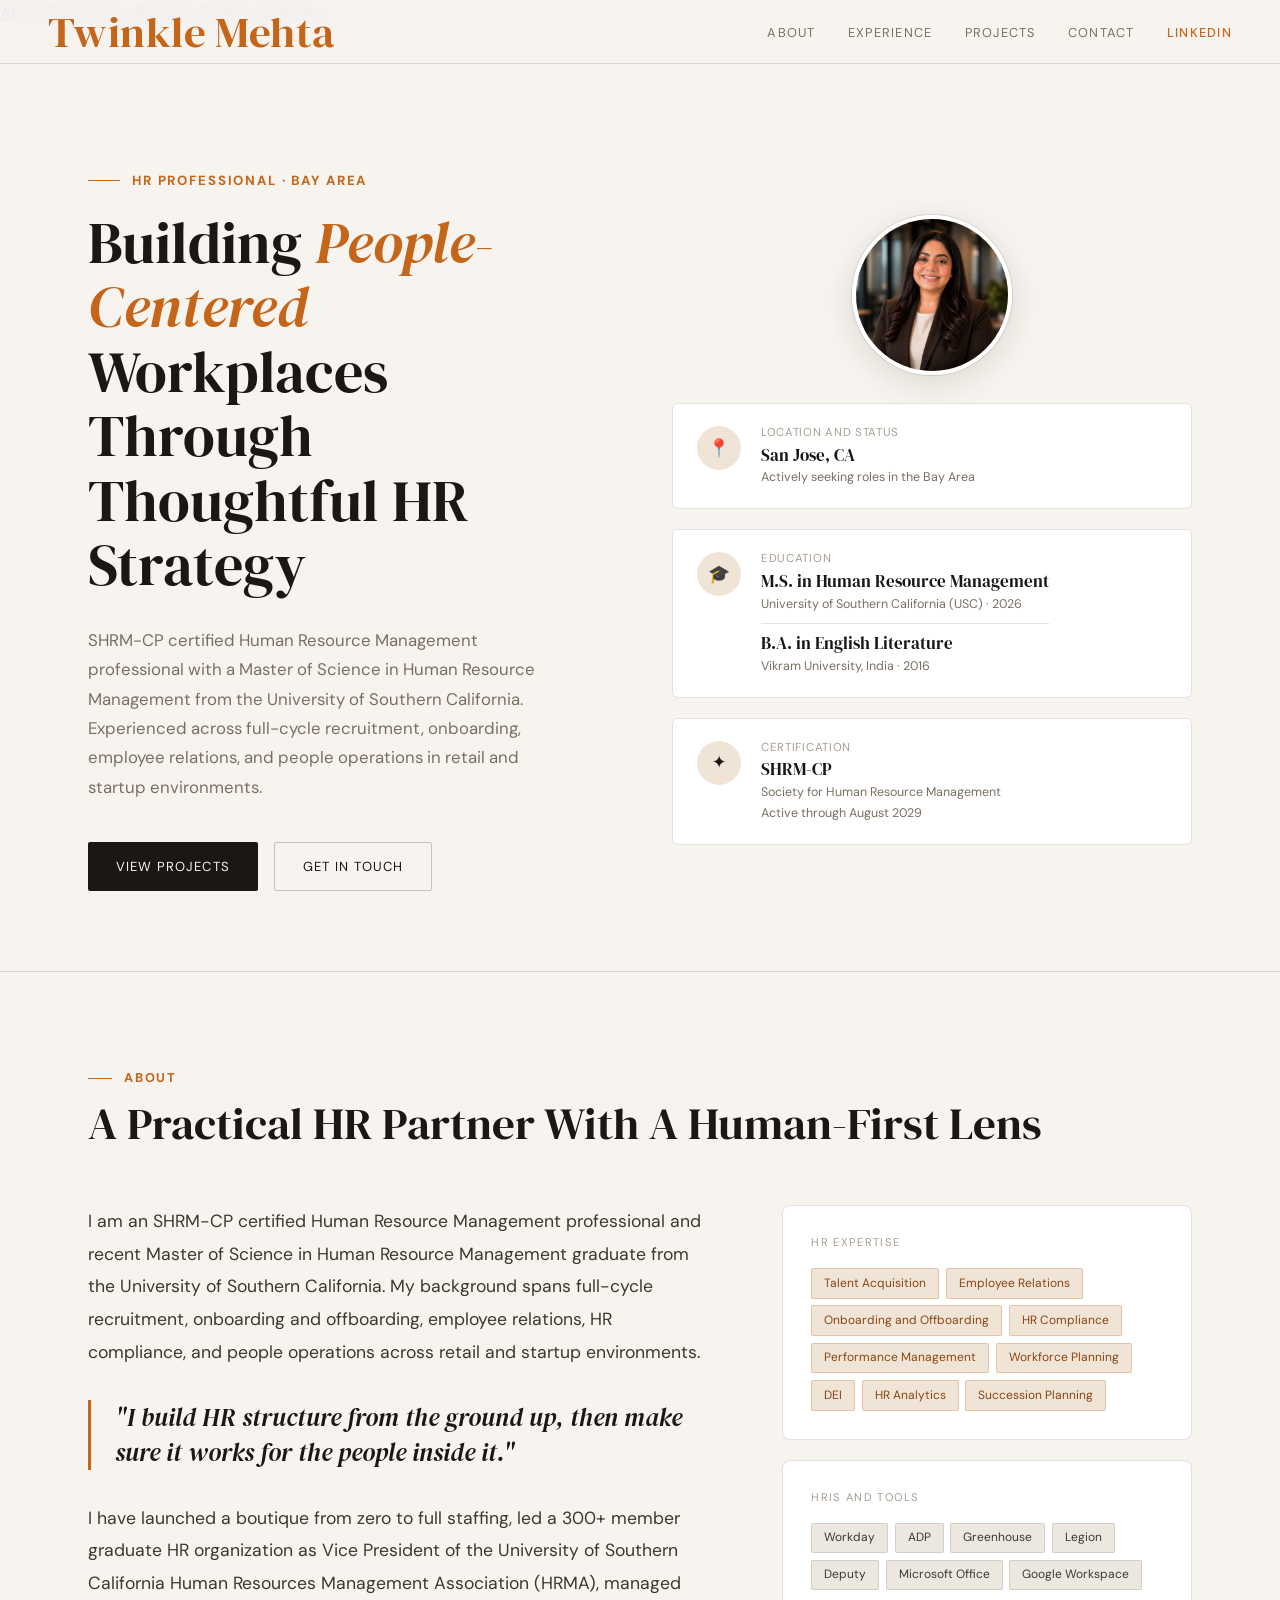
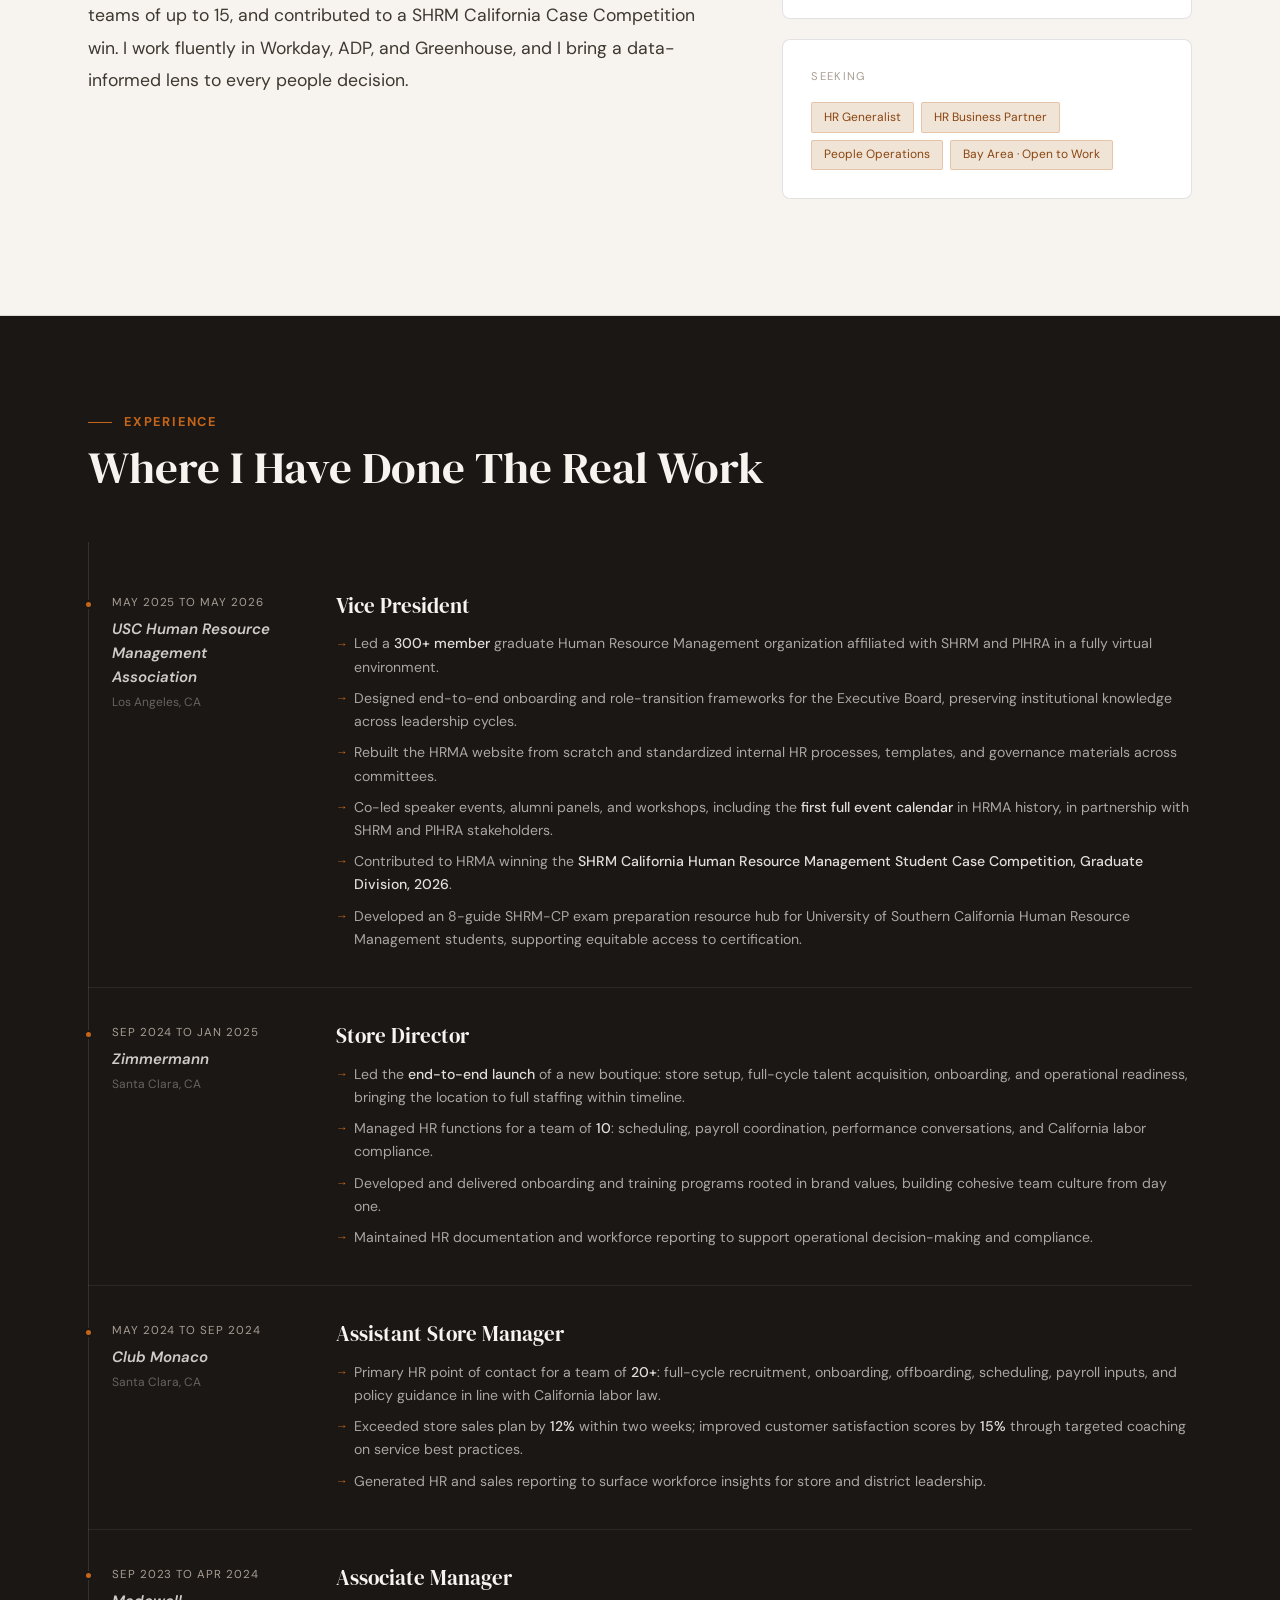
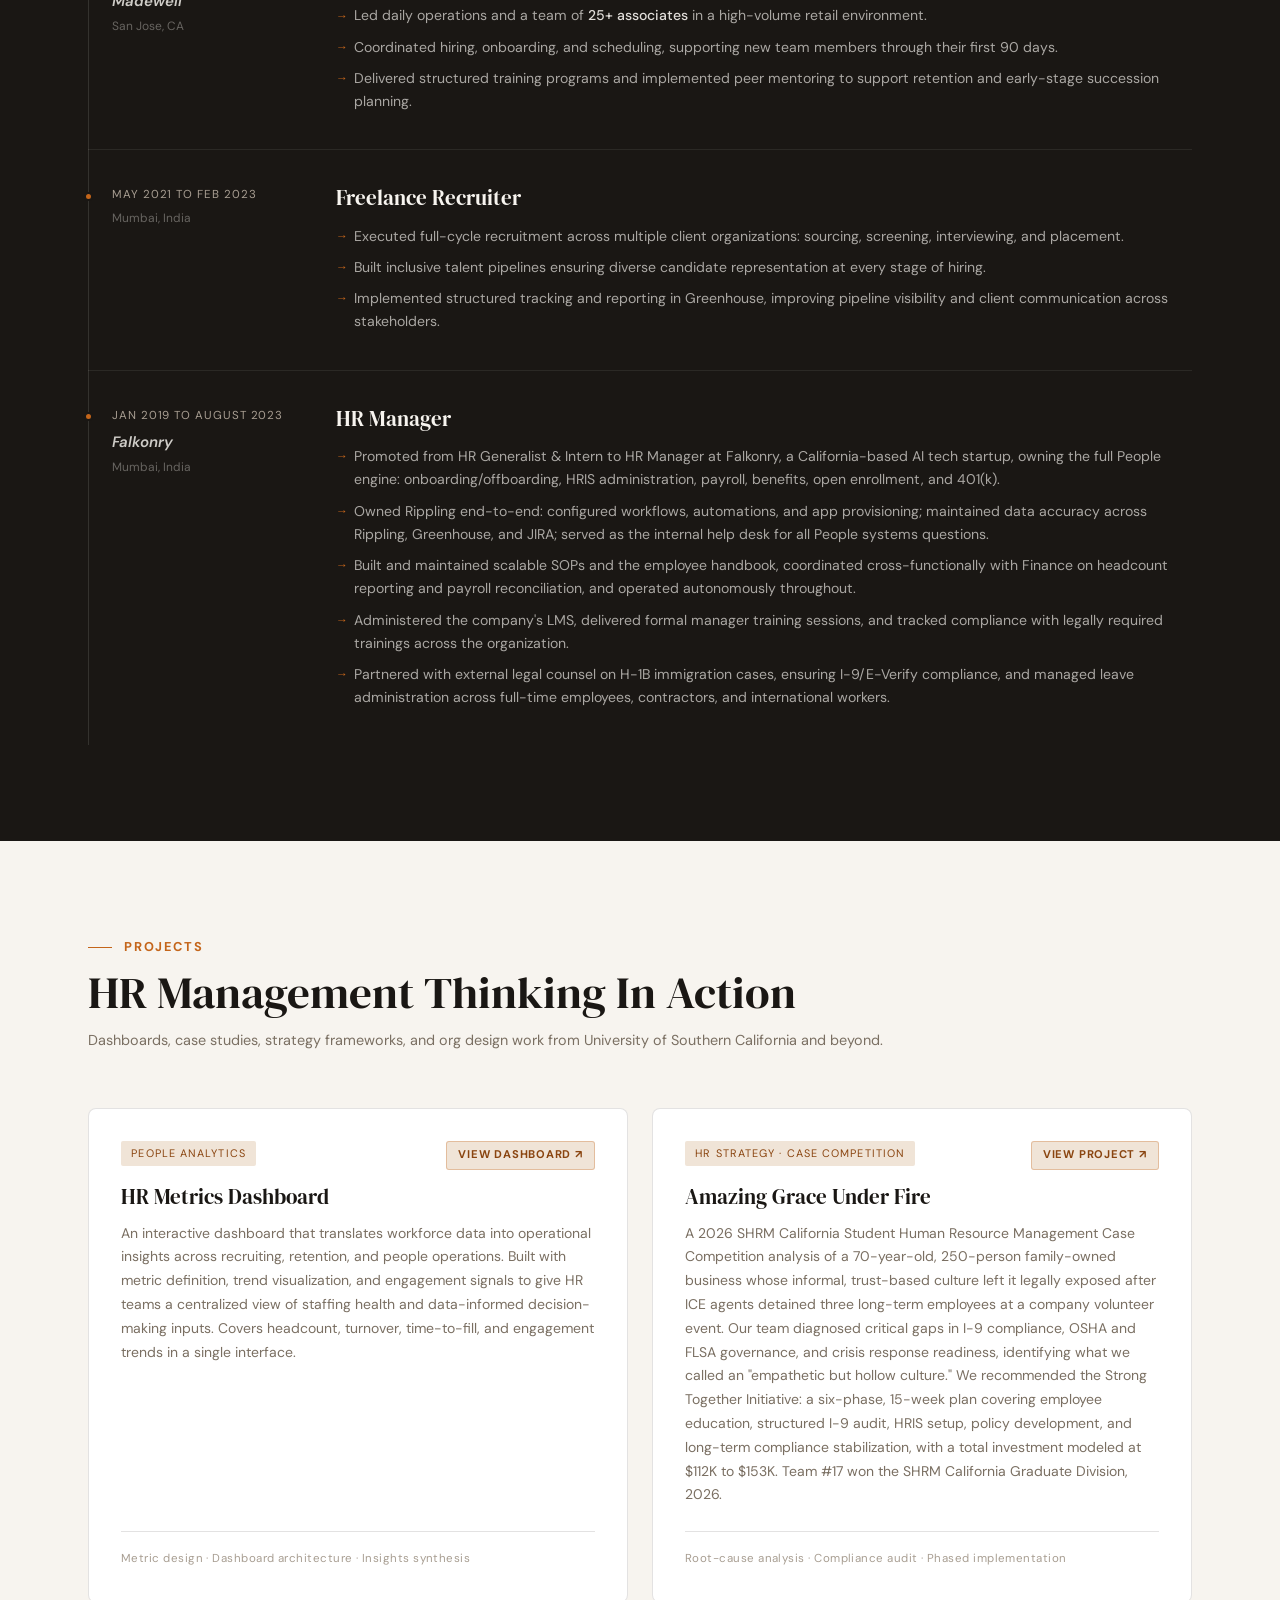
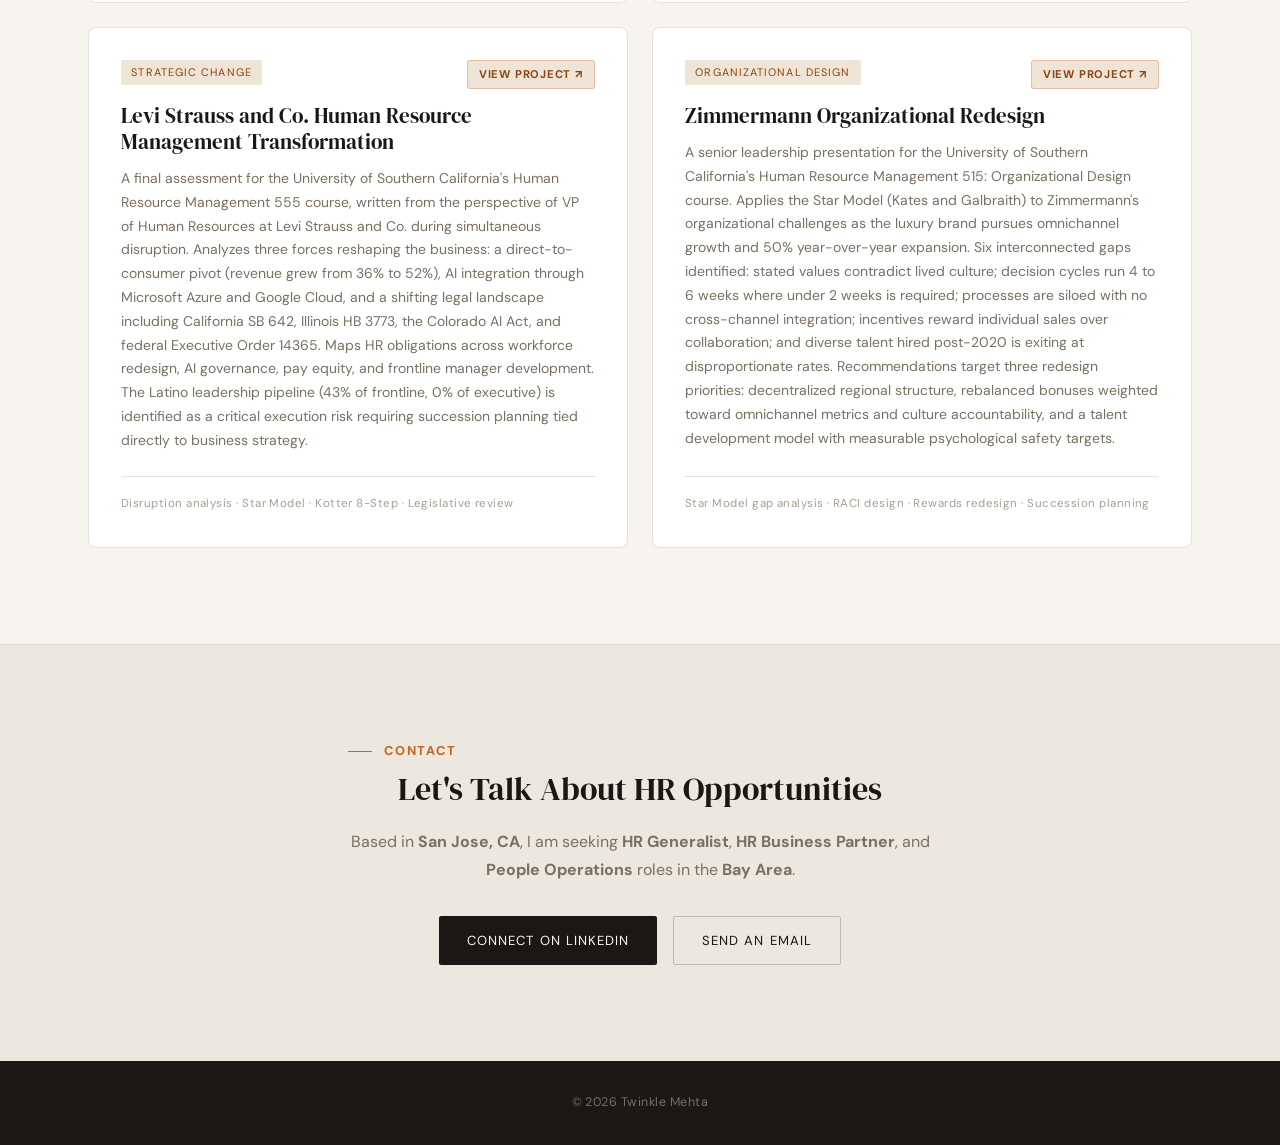
<file: index.html>
<!DOCTYPE html>
<html lang="en">
<head>
<meta charset="UTF-8">
<meta name="viewport" content="width=device-width, initial-scale=1.0">
<meta name="description" content="Twinkle Mehta, SHRM-CP certified Human Resource Management professional and University of Southern California graduate. Seeking HR Generalist, HR Business Partner, and People Operations roles in the Bay Area.">
<meta property="og:title" content="Twinkle Mehta | HR Professional">
<meta property="og:description" content="SHRM-CP certified Human Resource Management professional with an M.S. from the University of Southern California. Full-cycle recruitment, onboarding, employee relations, and people operations.">
<meta property="og:type" content="website">
<title>Twinkle Mehta | HR Professional</title>
<link rel="preconnect" href="https://fonts.googleapis.com">
<link rel="preconnect" href="https://fonts.gstatic.com" crossorigin>
<link href="https://fonts.googleapis.com/css2?family=DM+Serif+Display:ital@0;1&family=DM+Sans:ital,opsz,wght@0,9..40,300;0,9..40,400;0,9..40,500;1,9..40,300&display=swap" rel="stylesheet">
<style>
  *, *::before, *::after { box-sizing: border-box; margin: 0; padding: 0; }
 
  :root {
    --cream: #F7F4EF;
    --cream-dark: #EDE8DF;
    --ink: #1A1714;
    --ink-mid: #3D3830;
    --ink-soft: #7A6F62;
    --ink-muted: #A89E92;
    --accent: #C4651A;
    --accent-light: #F0E4D7;
    --accent-dark: #8A4510;
    --border: rgba(26,23,20,0.12);
    --border-strong: rgba(26,23,20,0.22);
    --serif: 'DM Serif Display', Georgia, serif;
    --sans: 'DM Sans', system-ui, sans-serif;
    --nav-h: 64px;
  }
 
  html { scroll-behavior: smooth; }
 
  body {
    font-family: var(--sans);
    background: var(--cream);
    color: var(--ink);
    font-size: 16px;
    line-height: 1.6;
    overflow-x: hidden;
  }
 
  /* NAV */
  nav {
    position: fixed;
    top: 0; left: 0; right: 0;
    height: var(--nav-h);
    background: rgba(247,244,239,0.92);
    backdrop-filter: blur(12px);
    -webkit-backdrop-filter: blur(12px);
    border-bottom: 1px solid var(--border);
    z-index: 100;
    display: flex;
    align-items: center;
    justify-content: space-between;
    padding: 0 3rem;
  }
 
  .nav-logo {
    font-family: var(--serif);
    font-size: 2.7rem;
    color: var(--accent);
    text-decoration: none;
    letter-spacing: 0.01em;
  }
 
  .nav-links {
    display: flex;
    gap: 2rem;
    list-style: none;
    align-items: center;
  }
 
  .nav-links a {
    font-size: 0.8rem;
    letter-spacing: 0.1em;
    text-transform: uppercase;
    color: var(--ink-soft);
    text-decoration: none;
    transition: color 0.2s;
  }
 
  .nav-links a:hover { color: var(--accent); }
 
  /* HERO */
  #hero {
    min-height: 100vh;
    padding: calc(var(--nav-h) + 5rem) 3rem 5rem;
    display: grid;
    grid-template-columns: 1fr 1fr;
    align-items: center;
    gap: 4rem;
    max-width: 1200px;
    margin: 0 auto;
  }
 
  .hero-eyebrow {
    font-size: 0.83rem;
    font-weight: 700;
    letter-spacing: 0.14em;
    text-transform: uppercase;
    color: var(--accent);
    margin-bottom: 1.25rem;
    display: flex;
    align-items: center;
    gap: 0.75rem;
  }
 
  .hero-eyebrow::before {
    content: '';
    display: block;
    width: 2rem;
    height: 1px;
    background: var(--accent);
  }
 
  h1 {
    font-family: var(--serif);
    font-size: clamp(2.6rem, 4.5vw, 3.8rem);
    line-height: 1.12;
    color: var(--ink);
    margin-bottom: 1.75rem;
    font-weight: 400;
  }
 
  h1 em {
    font-style: italic;
    color: var(--accent);
  }
 
  .hero-body {
    font-size: 1.05rem;
    color: var(--ink-soft);
    line-height: 1.75;
    margin-bottom: 2.5rem;
    max-width: 480px;
  }
 
  .hero-actions {
    display: flex;
    gap: 1rem;
    flex-wrap: wrap;
  }
 
  .btn-primary {
    display: inline-flex;
    align-items: center;
    gap: 0.5rem;
    padding: 0.8rem 1.75rem;
    background: var(--ink);
    color: var(--cream);
    text-decoration: none;
    font-size: 0.82rem;
    letter-spacing: 0.08em;
    text-transform: uppercase;
    border-radius: 2px;
    transition: background 0.2s, transform 0.15s;
  }
 
  .btn-primary:hover { background: var(--accent); transform: translateY(-1px); }
 
  .btn-outline {
    display: inline-flex;
    align-items: center;
    gap: 0.5rem;
    padding: 0.8rem 1.75rem;
    border: 1px solid var(--border-strong);
    color: var(--ink);
    text-decoration: none;
    font-size: 0.82rem;
    letter-spacing: 0.08em;
    text-transform: uppercase;
    border-radius: 2px;
    transition: border-color 0.2s, color 0.2s, transform 0.15s;
  }
 
  .btn-outline:hover { border-color: var(--accent); color: var(--accent); transform: translateY(-1px); }
 
  .hero-right {
    display: flex;
    flex-direction: column;
    gap: 1.25rem;
  }
 
  .headshot-wrap {
    display: flex;
    justify-content: center;
    margin-bottom: 0.5rem;
  }
 
  .headshot {
    width: 160px;
    height: 160px;
    border-radius: 50%;
    object-fit: cover;
    object-position: center top;
    border: 4px solid white;
    box-shadow: 0 0 0 1px var(--border), 0 8px 32px rgba(26,23,20,0.12);
    animation: slideUp 0.5s ease both;
  }
 
  .stat-card {
    background: white;
    border: 1px solid var(--border);
    border-radius: 6px;
    padding: 1.25rem 1.5rem;
    display: flex;
    align-items: flex-start;
    gap: 1.25rem;
    animation: slideUp 0.6s ease both;
  }
 
  .stat-card:nth-child(2) { animation-delay: 0.1s; }
  .stat-card:nth-child(3) { animation-delay: 0.2s; }
  .stat-card:nth-child(4) { animation-delay: 0.3s; }
 
  .stat-icon {
    width: 44px;
    height: 44px;
    border-radius: 50%;
    background: var(--accent-light);
    display: flex;
    align-items: center;
    justify-content: center;
    flex-shrink: 0;
    font-size: 1.1rem;
    margin-top: 2px;
  }
 
  .stat-label {
    font-size: 0.72rem;
    letter-spacing: 0.06em;
    text-transform: uppercase;
    color: var(--ink-muted);
    margin-bottom: 0.15rem;
  }
 
  .stat-value {
    font-family: var(--serif);
    font-size: 1.05rem;
    color: var(--ink);
    line-height: 1.3;
  }
 
  .stat-sub {
    font-size: 0.78rem;
    color: var(--ink-soft);
    margin-top: 0.1rem;
  }
 
  @keyframes slideUp {
    from { opacity: 0; transform: translateY(18px); }
    to { opacity: 1; transform: translateY(0); }
  }
 
  /* SECTION SCAFFOLD */
  section {
    padding: 6rem 3rem;
    max-width: 1200px;
    margin: 0 auto;
  }
 
  .section-header {
    display: flex;
    align-items: flex-end;
    justify-content: space-between;
    margin-bottom: 3.5rem;
    gap: 2rem;
    flex-wrap: wrap;
  }
 
  .section-kicker {
    font-size: 0.80rem;
    font-weight: 700;
    letter-spacing: 0.14em;
    text-transform: uppercase;
    color: var(--accent);
    margin-bottom: 0.6rem;
    display: flex;
    align-items: center;
    gap: 0.75rem;
  }
 
  .section-kicker::before {
    content: '';
    display: block;
    width: 1.5rem;
    height: 1px;
    background: var(--accent);
  }
 
  h2 {
    font-family: var(--serif);
    font-size: clamp(2rem, 3.5vw, 2.8rem);
    font-weight: 400;
    color: var(--ink);
    line-height: 1.15;
  }
 
  /* DIVIDER */
  .full-divider {
    width: 100%;
    height: 1px;
    background: var(--border);
  }
 
  /* ABOUT */
  #about {
    padding: 6rem 3rem;
    max-width: 1200px;
    margin: 0 auto;
  }
 
  .about-grid {
    display: grid;
    grid-template-columns: 3fr 2fr;
    gap: 5rem;
    align-items: start;
  }
 
  .about-body {
    font-size: 1.1rem;
    line-height: 1.85;
    color: var(--ink-mid);
  }
 
  .about-body p + p { margin-top: 1.25rem; }
 
  .pull-quote {
    font-family: var(--serif);
    font-size: 1.55rem;
    line-height: 1.4;
    color: var(--ink);
    font-style: italic;
    border-left: 3px solid var(--accent);
    padding-left: 1.5rem;
    margin: 2rem 0;
  }
 
  .sidebar-block {
    background: white;
    border: 1px solid var(--border);
    border-radius: 8px;
    padding: 1.75rem;
    margin-bottom: 1.25rem;
  }
 
  .sidebar-title {
    font-size: 0.7rem;
    letter-spacing: 0.12em;
    text-transform: uppercase;
    color: var(--ink-muted);
    margin-bottom: 1rem;
  }
 
  .edu-item { margin-bottom: 1rem; }
  .edu-item:last-child { margin-bottom: 0; }
 
  .edu-degree {
    font-weight: 500;
    font-size: 0.9rem;
    color: var(--ink);
  }
 
  .edu-school {
    font-size: 0.82rem;
    color: var(--ink-soft);
    margin-top: 0.1rem;
  }
 
  .tag-cloud { display: flex; flex-wrap: wrap; gap: 0.4rem; }
 
  .tag {
    font-size: 0.75rem;
    padding: 0.3rem 0.75rem;
    background: var(--cream-dark);
    color: var(--ink-mid);
    border-radius: 2px;
    border: 1px solid var(--border);
  }
 
  .tag.accent {
    background: var(--accent-light);
    color: var(--accent-dark);
    border-color: rgba(196,101,26,0.25);
  }
 
  /* EXPERIENCE */
  #experience {
    background: var(--ink);
    padding: 6rem 0;
  }
 
  .exp-inner {
    max-width: 1200px;
    margin: 0 auto;
    padding: 0 3rem;
  }
 
  #experience .section-kicker { color: var(--accent); }
  #experience .section-kicker::before { background: var(--accent); }
  #experience h2 { color: var(--cream); }
 
  .timeline {
    position: relative;
    padding-top: 1rem;
  }
 
  .timeline::before {
    content: '';
    position: absolute;
    left: 0;
    top: 0; bottom: 0;
    width: 1px;
    background: rgba(247,244,239,0.12);
  }
 
  .job-entry {
    display: grid;
    grid-template-columns: 200px 1fr;
    gap: 0 3rem;
    padding: 2.25rem 0;
    border-bottom: 1px solid rgba(247,244,239,0.08);
    position: relative;
  }
 
  .job-entry:last-child { border-bottom: none; }
 
  .job-entry::before {
    content: '';
    position: absolute;
    left: -4px;
    top: 2.6rem;
    width: 9px; height: 9px;
    border-radius: 50%;
    background: var(--accent);
    border: 2px solid var(--ink);
  }
 
  .job-meta {
    padding-left: 1.5rem;
  }
 
  .job-period {
    font-size: 0.72rem;
    letter-spacing: 0.08em;
    text-transform: uppercase;
    color: var(--ink-muted);
    margin-bottom: 0.3rem;
  }
 
  .job-company {
    font-size: 0.94rem;
    font-weight: 600;
    font-style: italic;
    color: rgba(247,244,239,0.82);
  }
 
  .job-location {
    font-size: 0.75rem;
    color: rgba(247,244,239,0.35);
    margin-top: 0.25rem;
  }
 
  .job-content .job-title-text {
    font-family: var(--serif);
    font-size: 1.3rem;
    color: var(--cream);
    font-weight: 400;
    margin-bottom: 0.85rem;
    line-height: 1.2;
  }
 
  .job-bullets {
    list-style: none;
    display: flex;
    flex-direction: column;
    gap: 0.5rem;
  }
 
  .job-bullets li {
    font-size: 0.88rem;
    color: rgba(247,244,239,0.65);
    line-height: 1.65;
    padding-left: 1.1rem;
    position: relative;
  }
 
  .job-bullets li::before {
    content: 'arrow';
    font-family: sans-serif;
    content: '\2192';
    position: absolute;
    left: 0;
    color: var(--accent);
    font-size: 0.75rem;
    top: 0.18em;
  }
 
  .job-bullets li strong {
    color: rgba(247,244,239,0.9);
    font-weight: 500;
  }
 
  /* PROJECTS */
  #projects { padding: 6rem 3rem; max-width: 1200px; margin: 0 auto; }
 
  .projects-grid {
    display: grid;
    grid-template-columns: 1fr 1fr;
    gap: 1.5rem;
  }
 
  .project-card {
    background: white;
    border: 1px solid var(--border);
    border-radius: 8px;
    padding: 2rem;
    display: flex;
    flex-direction: column;
    transition: transform 0.2s, box-shadow 0.2s, border-color 0.2s;
    text-decoration: none;
    color: inherit;
    cursor: pointer;
  }
 
  .project-card:hover {
    transform: translateY(-3px);
    box-shadow: 0 12px 40px rgba(26,23,20,0.09);
    border-color: var(--border-strong);
  }
 
  .project-card-top {
    display: flex;
    align-items: flex-start;
    justify-content: space-between;
    gap: 0.75rem;
    margin-bottom: 0.85rem;
  }
  .project-tag {
    display: inline-block;
    font-size: 0.68rem;
    letter-spacing: 0.1em;
    text-transform: uppercase;
    padding: 0.25rem 0.65rem;
    background: var(--accent-light);
    color: var(--accent-dark);
    border-radius: 2px;
    width: fit-content;
    flex-shrink: 0;
  }
  .project-btn {
    display: inline-flex;
    align-items: center;
    gap: 0.3rem;
    font-size: 0.7rem;
    letter-spacing: 0.07em;
    text-transform: uppercase;
    font-weight: 700;
    color: var(--accent-dark);
    background: var(--accent-light);
    border: 1px solid rgba(196,101,26,0.3);
    border-radius: 3px;
    padding: 0.3rem 0.7rem;
    white-space: nowrap;
    flex-shrink: 0;
    transition: background 0.2s, color 0.2s;
  }
  .project-card:hover .project-btn {
    background: var(--accent);
    color: white;
    border-color: var(--accent);
  }
 
  .project-title {
    font-family: var(--serif);
    font-size: 1.3rem;
    font-weight: 400;
    color: var(--ink);
    margin-bottom: 0.75rem;
    line-height: 1.25;
  }
 
  .project-desc {
    font-size: 0.875rem;
    color: var(--ink-soft);
    line-height: 1.7;
    flex: 1;
    margin-bottom: 1.5rem;
  }
 
  .project-footer {
    border-top: 1px solid var(--border);
    padding-top: 0.75rem;
    margin-top: auto;
  }
 
  .project-methods {
    font-size: 0.72rem;
    color: var(--ink-muted);
    letter-spacing: 0.04em;
  }
 
  /* CONTACT */
  #contact {
    background: var(--cream-dark);
    padding: 0;
    max-width: none;
    margin: 0;
  }
 
  .contact-inner {
    max-width: 1200px;
    margin: 0 auto;
    padding: 6rem 3rem;
    display: grid;
    grid-template-columns: 1fr;
    max-width: 680px;
    align-items: center;
  }
 
  .contact-left h2 {
    font-size: clamp(1.6rem, 2.5vw, 2.2rem);
    margin-bottom: 1.25rem;
    white-space: nowrap;
    text-align: center;
  }
 
  .contact-left p {
    font-size: 1rem;
    color: var(--ink-soft);
    line-height: 1.75;
    margin-bottom: 2rem;
  }
 
  .contact-right {
    display: flex;
    flex-direction: column;
    gap: 1rem;
  }
 
  .contact-item {
    display: flex;
    align-items: center;
    gap: 1rem;
    background: white;
    border: 1px solid var(--border);
    border-radius: 6px;
    padding: 1rem 1.25rem;
  }
 
  .contact-icon {
    width: 36px; height: 36px;
    border-radius: 50%;
    background: var(--accent-light);
    display: flex;
    align-items: center;
    justify-content: center;
    color: var(--accent);
    flex-shrink: 0;
    font-size: 1rem;
  }
 
  .contact-item-label {
    font-size: 0.72rem;
    letter-spacing: 0.08em;
    text-transform: uppercase;
    color: var(--ink-muted);
  }
 
  .contact-item-value {
    font-size: 0.9rem;
    color: var(--ink);
    font-weight: 500;
  }
 
  /* FOOTER */
  footer {
    background: var(--ink);
    color: rgba(247,244,239,0.4);
    text-align: center;
    padding: 2rem;
    font-size: 0.78rem;
    letter-spacing: 0.04em;
  }
 
  footer a {
    color: rgba(247,244,239,0.55);
    text-decoration: none;
  }
 
  /* ANIMATIONS */
  .fade-up {
    opacity: 0;
    transform: translateY(24px);
    transition: opacity 0.65s ease, transform 0.65s ease;
  }
 
  .fade-up.visible {
    opacity: 1;
    transform: translateY(0);
  }
 
  /* MOBILE */
  .hamburger {
    display: none;
    flex-direction: column;
    gap: 5px;
    cursor: pointer;
    padding: 8px;
    background: none;
    border: none;
    flex-shrink: 0;
    z-index: 101;
  }
 
  .hamburger span {
    display: block;
    width: 24px; height: 2px;
    background: var(--ink);
    border-radius: 2px;
    transition: all 0.2s;
  }
 
  @media (max-width: 900px) {
    nav { padding: 0 1rem; height: 56px; }
    .nav-logo { font-size: 1.3rem; flex-shrink: 1; white-space: nowrap; overflow: hidden; text-overflow: ellipsis; max-width: calc(100% - 60px); }
    .nav-desktop { display: none !important; }
    .hamburger { display: flex !important; }
 
    .mobile-menu {
      position: fixed;
      top: 56px;
      left: 0; right: 0;
      background: var(--cream);
      border-bottom: 1px solid var(--border);
      padding: 1.25rem 1.5rem;
      display: none;
      flex-direction: column;
      gap: 0;
      z-index: 99;
    }
    .mobile-menu.open { display: flex; }
    .mobile-menu a {
      font-size: 0.95rem;
      color: var(--ink);
      text-decoration: none;
      padding: 0.75rem 0;
      border-bottom: 1px solid var(--border);
    }
    .mobile-menu a:last-child { border-bottom: none; }
 
    #hero {
      grid-template-columns: 1fr;
      padding: calc(56px + 2.5rem) 1.25rem 2.5rem;
      gap: 2rem;
      min-height: auto;
    }
    h1 { font-size: clamp(2rem, 8vw, 2.8rem); margin-bottom: 1.25rem; }
    .hero-body { font-size: 0.95rem; margin-bottom: 1.75rem; max-width: 100%; }
    .hero-actions { flex-direction: column; gap: 0.75rem; }
    .btn-primary, .btn-outline { width: 100%; justify-content: center; padding: 0.9rem 1.5rem; font-size: 0.85rem; }
    .headshot { width: 120px; height: 120px; }
    .stat-card { padding: 1rem 1.25rem; }
    .stat-value { font-size: 0.95rem; }
    .stat-sub { font-size: 0.75rem; }
 
    #about { padding: 3rem 1.25rem; }
    .about-grid { grid-template-columns: 1fr; gap: 2rem; }
    .about-body { font-size: 1rem; }
    .pull-quote { font-size: 1.2rem; padding-left: 1rem; }
    .sidebar-block { padding: 1.25rem; }
    .tag { font-size: 0.72rem; padding: 0.25rem 0.6rem; }
 
    #experience { padding: 3rem 0; }
    .exp-inner { padding: 0 1.25rem; }
    .timeline::before { display: none; }
    .job-entry {
      grid-template-columns: 1fr;
      gap: 0.25rem;
      padding: 1.75rem 0;
    }
    .job-entry::before { display: none; }
    .job-meta { padding-left: 0.75rem; border-left: 3px solid var(--accent); margin-bottom: 0.75rem; }
    .job-period { font-size: 0.7rem; }
    .job-content .job-title-text { font-size: 1.1rem; }
    .job-bullets li { font-size: 0.85rem; }
 
    section { padding: 3rem 1.25rem; }
    .projects-grid { grid-template-columns: 1fr; gap: 1rem; }
    .project-card { padding: 1.5rem; }
    .project-title { font-size: 1.15rem; }
    .project-desc { font-size: 0.82rem; }
 
    .contact-inner { grid-template-columns: 1fr; gap: 1.5rem; padding: 3rem 1.25rem; max-width: 100%; }
    .contact-left h2 { font-size: clamp(1.4rem, 5vw, 1.8rem); white-space: normal; }
    .contact-left p { font-size: 0.9rem; }
 
    .section-header { flex-direction: column; align-items: flex-start; gap: 0.5rem; margin-bottom: 2rem; }
    h2 { font-size: clamp(1.6rem, 6vw, 2.2rem); }
    .section-kicker { font-size: 0.75rem; }
  }
 
  @media (max-width: 480px) {
    .nav-logo { font-size: 1.1rem; }
    h1 { font-size: 1.85rem; }
    .project-card-top { flex-direction: column; gap: 0.5rem; }
    .project-btn { align-self: flex-start; }
    .stat-icon { width: 36px; height: 36px; font-size: 0.95rem; }
    .headshot { width: 100px; height: 100px; }
  }
</style>
<!-- Google tag (gtag.js) -->
<script async src="https://www.googletagmanager.com/gtag/js?id=G-JHD4LFD3SR"></script>
<script>
  window.dataLayer = window.dataLayer || [];
  function gtag(){dataLayer.push(arguments);}
  gtag('js', new Date());

  gtag('config', 'G-JHD4LFD3SR');
</script>
</head>
<body>

<!-- NAV -->
<nav id="top">
  <a href="#top" class="nav-logo">Twinkle Mehta</a>
  <div class="nav-desktop" style="display:flex;align-items:center;gap:2.5rem;">
    <ul class="nav-links">
      <li><a href="#about">About</a></li>
      <li><a href="#experience">Experience</a></li>
      <li><a href="#projects">Projects</a></li>
      <li><a href="#contact">Contact</a></li>
      <li><a href="https://www.linkedin.com/in/twinkle-mehta/" target="_blank" style="color:var(--accent);font-weight:500;">LinkedIn</a></li>
    </ul>
  </div>
  <button class="hamburger" onclick="toggleMenu()" aria-label="Menu">
    <span></span><span></span><span></span>
  </button>
</nav>

<div class="mobile-menu" id="mobileMenu">
  <a href="#about" onclick="toggleMenu()">About</a>
  <a href="#experience" onclick="toggleMenu()">Experience</a>
  <a href="#projects" onclick="toggleMenu()">Projects</a>
  <a href="#contact" onclick="toggleMenu()">Contact</a>
  <a href="https://www.linkedin.com/in/twinkle-mehta/" target="_blank">LinkedIn</a>
</div>

<!-- HERO -->
<div id="hero">
  <div class="hero-left">
    <div class="hero-eyebrow">HR Professional · Bay Area</div>
    <h1>Building <em>People-Centered</em> Workplaces Through Thoughtful HR Strategy</h1>
    <p class="hero-body">SHRM-CP certified Human Resource Management professional with a Master of Science in Human Resource Management from the University of Southern California. Experienced across full-cycle recruitment, onboarding, employee relations, and people operations in retail and startup environments.</p>
    <div class="hero-actions">
      <a href="#projects" class="btn-primary">View Projects</a>
      <a href="#contact" class="btn-outline">Get in Touch</a>
    </div>
  </div>

  <div class="hero-right">
    <div class="headshot-wrap">
      <img src="[data-uri]" alt="Twinkle Mehta" class="headshot">
    </div>



    <div class="stat-card">
      <div class="stat-icon">📍</div>
      <div>
        <div class="stat-label">Location and Status</div>
        <div class="stat-value">San Jose, CA</div>
        <div class="stat-sub">Actively seeking roles in the Bay Area</div>
      </div>
    </div>
    <div class="stat-card">
      <div class="stat-icon">🎓</div>
      <div>
        <div class="stat-label">Education</div>
        <div class="stat-value">M.S. in Human Resource Management</div>
        <div class="stat-sub">University of Southern California (USC) · 2026</div>
        <div style="border-top: 1px solid var(--border); margin: 0.55rem 0;"></div>
        <div class="stat-value">B.A. in English Literature</div>
        <div class="stat-sub">Vikram University, India · 2016</div>
      </div>
    </div>
    <div class="stat-card">
      <div class="stat-icon">✦</div>
      <div>
        <div class="stat-label">Certification</div>
        <div class="stat-value">SHRM-CP</div>
        <div class="stat-sub">Society for Human Resource Management</div>
        <div class="stat-sub">Active through August 2029</div>
      </div>
    </div>
  </div>
</div>

<div class="full-divider"></div>

<!-- ABOUT -->
<section id="about">
  <div class="section-header fade-up">
    <div>
      <div class="section-kicker">About</div>
      <h2>A Practical HR Partner With A Human-First Lens</h2>
    </div>
  </div>

  <div class="about-grid">
    <div class="about-body fade-up">
      <p>I am an SHRM-CP certified Human Resource Management professional and recent Master of Science in Human Resource Management graduate from the University of Southern California. My background spans full-cycle recruitment, onboarding and offboarding, employee relations, HR compliance, and people operations across retail and startup environments.</p>

      <div class="pull-quote">"I build HR structure from the ground up, then make sure it works for the people inside it."</div>

      <p>I have launched a boutique from zero to full staffing, led a 300+ member graduate HR organization as Vice President of the University of Southern California Human Resources Management Association (HRMA), managed teams of up to 15, and contributed to a SHRM California Case Competition win. I work fluently in Workday, ADP, and Greenhouse, and I bring a data-informed lens to every people decision.</p>


    </div>

    <div class="fade-up" style="animation-delay:0.15s">
      <div class="sidebar-block">
        <div class="sidebar-title">HR Expertise</div>
        <div class="tag-cloud">
          <span class="tag accent">Talent Acquisition</span>
          <span class="tag accent">Employee Relations</span>
          <span class="tag accent">Onboarding and Offboarding</span>
          <span class="tag accent">HR Compliance</span>
          <span class="tag accent">Performance Management</span>
          <span class="tag accent">Workforce Planning</span>
          <span class="tag accent">DEI</span>
          <span class="tag accent">HR Analytics</span>
          <span class="tag accent">Succession Planning</span>
        </div>
      </div>
      <div class="sidebar-block">
        <div class="sidebar-title">HRIS and Tools</div>
        <div class="tag-cloud">
          <span class="tag">Workday</span>
          <span class="tag">ADP</span>
          <span class="tag">Greenhouse</span>
          <span class="tag">Legion</span>
          <span class="tag">Deputy</span>
          <span class="tag">Microsoft Office</span>
          <span class="tag">Google Workspace</span>
        </div>
      </div>
      <div class="sidebar-block">
        <div class="sidebar-title">Seeking</div>
        <div class="tag-cloud">
          <span class="tag accent">HR Generalist</span>
          <span class="tag accent">HR Business Partner</span>
          <span class="tag accent">People Operations</span>
          <span class="tag accent">Bay Area · Open to Work</span>
        </div>
      </div>
    </div>
  </div>
</section>

<div class="full-divider"></div>

<!-- EXPERIENCE -->
<div id="experience">
  <div class="exp-inner">
    <div class="section-header fade-up" style="margin-bottom:3rem;">
      <div>
        <div class="section-kicker">Experience</div>
        <h2>Where I Have Done The Real Work</h2>
      </div>
    </div>

    <div class="timeline">

      <div class="job-entry fade-up">
        <div class="job-meta">
          <div class="job-period">May 2025 to May 2026</div>
          <div class="job-company">USC Human Resource Management Association</div>
          <div class="job-location">Los Angeles, CA</div>
        </div>
        <div class="job-content">
          <div class="job-title-text">Vice President</div>
          <ul class="job-bullets">
            <li>Led a <strong>300+ member</strong> graduate Human Resource Management organization affiliated with SHRM and PIHRA in a fully virtual environment.</li>
            <li>Designed end-to-end onboarding and role-transition frameworks for the Executive Board, preserving institutional knowledge across leadership cycles.</li>
            <li>Rebuilt the HRMA website from scratch and standardized internal HR processes, templates, and governance materials across committees.</li>
            <li>Co-led speaker events, alumni panels, and workshops, including the <strong>first full event calendar</strong> in HRMA history, in partnership with SHRM and PIHRA stakeholders.</li>
            <li>Contributed to HRMA winning the <strong>SHRM California Human Resource Management Student Case Competition, Graduate Division, 2026</strong>.</li>
            <li>Developed an 8-guide SHRM-CP exam preparation resource hub for University of Southern California Human Resource Management students, supporting equitable access to certification.</li>
          </ul>
        </div>
      </div>

      <div class="job-entry fade-up">
        <div class="job-meta">
          <div class="job-period">Sep 2024 to Jan 2025</div>
          <div class="job-company">Zimmermann</div>
          <div class="job-location">Santa Clara, CA</div>
        </div>
        <div class="job-content">
          <div class="job-title-text">Store Director</div>
          <ul class="job-bullets">
            <li>Led the <strong>end-to-end launch</strong> of a new boutique: store setup, full-cycle talent acquisition, onboarding, and operational readiness, bringing the location to full staffing within timeline.</li>
            <li>Managed HR functions for a team of <strong>10</strong>: scheduling, payroll coordination, performance conversations, and California labor compliance.</li>
            <li>Developed and delivered onboarding and training programs rooted in brand values, building cohesive team culture from day one.</li>
            <li>Maintained HR documentation and workforce reporting to support operational decision-making and compliance.</li>
          </ul>
        </div>
      </div>

      <div class="job-entry fade-up">
        <div class="job-meta">
          <div class="job-period">May 2024 to Sep 2024</div>
          <div class="job-company">Club Monaco</div>
          <div class="job-location">Santa Clara, CA</div>
        </div>
        <div class="job-content">
          <div class="job-title-text">Assistant Store Manager</div>
          <ul class="job-bullets">
            <li>Primary HR point of contact for a team of <strong>20+</strong>: full-cycle recruitment, onboarding, offboarding, scheduling, payroll inputs, and policy guidance in line with California labor law.</li>
            <li>Exceeded store sales plan by <strong>12%</strong> within two weeks; improved customer satisfaction scores by <strong>15%</strong> through targeted coaching on service best practices.</li>
            <li>Generated HR and sales reporting to surface workforce insights for store and district leadership.</li>
          </ul>
        </div>
      </div>

      <div class="job-entry fade-up">
        <div class="job-meta">
          <div class="job-period">Sep 2023 to Apr 2024</div>
          <div class="job-company">Madewell</div>
          <div class="job-location">San Jose, CA</div>
        </div>
        <div class="job-content">
          <div class="job-title-text">Associate Manager</div>
          <ul class="job-bullets">
            <li>Led daily operations and a team of <strong>25+ associates</strong> in a high-volume retail environment.</li>
            <li>Coordinated hiring, onboarding, and scheduling, supporting new team members through their first 90 days.</li>
            <li>Delivered structured training programs and implemented peer mentoring to support retention and early-stage succession planning.</li>
          </ul>
        </div>
      </div>

      <div class="job-entry fade-up">
        <div class="job-meta">
          <div class="job-period">May 2021 to Feb 2023</div>
          <div class="job-location">Mumbai, India</div>
        </div>
        <div class="job-content">
          <div class="job-title-text">Freelance Recruiter</div>
          <ul class="job-bullets">
            <li>Executed full-cycle recruitment across multiple client organizations: sourcing, screening, interviewing, and placement.</li>
            <li>Built inclusive talent pipelines ensuring diverse candidate representation at every stage of hiring.</li>
            <li>Implemented structured tracking and reporting in Greenhouse, improving pipeline visibility and client communication across stakeholders.</li>
          </ul>
        </div>
      </div>

      <div class="job-entry fade-up">
        <div class="job-meta">
          <div class="job-period">Jan 2019 to August 2023</div>
          <div class="job-company">Falkonry</div>
          <div class="job-location">Mumbai, India</div>
        </div>
        <div class="job-content">
          <div class="job-title-text">HR Manager</div>
          <ul class="job-bullets">
            <li>Promoted from HR Generalist & Intern to HR Manager at Falkonry, a California-based AI tech startup, owning the full People engine: onboarding/offboarding, HRIS administration, payroll, benefits, open enrollment, and 401(k).</li>
            <li>Owned Rippling end-to-end: configured workflows, automations, and app provisioning; maintained data accuracy across Rippling, Greenhouse, and JIRA; served as the internal help desk for all People systems questions.</li>
            <li>Built and maintained scalable SOPs and the employee handbook, coordinated cross-functionally with Finance on headcount reporting and payroll reconciliation, and operated autonomously throughout.</li>
            <li>Administered the company's LMS, delivered formal manager training sessions, and tracked compliance with legally required trainings across the organization.</li>
           <li>Partnered with external legal counsel on H-1B immigration cases, ensuring I-9/E-Verify compliance, and managed leave administration across full-time employees, contractors, and international workers.</li>
          </ul>
        </div>
      </div>

    </div>
  </div>
</div>

<!-- PROJECTS -->
<section id="projects">
  <div class="section-header fade-up">
    <div>
      <div class="section-kicker">Projects</div>
      <h2>HR Management Thinking In Action</h2>
      <p style="font-size:0.9rem;color:var(--ink-soft);margin-top:0.6rem;">Dashboards, case studies, strategy frameworks, and org design work from University of Southern California and beyond.</p>
    </div>
  </div>

  <div class="projects-grid">

    <!-- 1. Dashboard (first) -->
    <a class="project-card fade-up" href="HR-Analytics-Dashboard.html" target="_blank">
      <div class="project-card-top">
        <span class="project-tag">People Analytics</span>
        <span class="project-btn">View Dashboard ↗</span>
      </div>
      <div class="project-title">HR Metrics Dashboard</div>
      <p class="project-desc">An interactive dashboard that translates workforce data into operational insights across recruiting, retention, and people operations. Built with metric definition, trend visualization, and engagement signals to give HR teams a centralized view of staffing health and data-informed decision-making inputs. Covers headcount, turnover, time-to-fill, and engagement trends in a single interface.</p>
      <div class="project-footer">
        <span class="project-methods">Metric design · Dashboard architecture · Insights synthesis</span>
      </div>
    </a>

    <!-- 2. Amazing Grace -->
    <a class="project-card fade-up" href="Project 1.pdf" target="_blank" style="animation-delay:0.1s">
      <div class="project-card-top">
        <span class="project-tag">HR Strategy · Case Competition</span>
        <span class="project-btn">View Project ↗</span>
      </div>
      <div class="project-title">Amazing Grace Under Fire</div>
      <p class="project-desc">A 2026 SHRM California Student Human Resource Management Case Competition analysis of a 70-year-old, 250-person family-owned business whose informal, trust-based culture left it legally exposed after ICE agents detained three long-term employees at a company volunteer event. Our team diagnosed critical gaps in I-9 compliance, OSHA and FLSA governance, and crisis response readiness, identifying what we called an "empathetic but hollow culture." We recommended the Strong Together Initiative: a six-phase, 15-week plan covering employee education, structured I-9 audit, HRIS setup, policy development, and long-term compliance stabilization, with a total investment modeled at $112K to $153K. Team #17 won the SHRM California Graduate Division, 2026.</p>
      <div class="project-footer">
        <span class="project-methods">Root-cause analysis · Compliance audit · Phased implementation</span>
      </div>
    </a>

    <!-- 3. Levi Strauss -->
    <a class="project-card fade-up" href="Project 2.pdf" target="_blank" style="animation-delay:0.2s">
      <div class="project-card-top">
        <span class="project-tag">Strategic Change</span>
        <span class="project-btn">View Project ↗</span>
      </div>
      <div class="project-title">Levi Strauss and Co. Human Resource Management Transformation</div>
      <p class="project-desc">A final assessment for the University of Southern California's Human Resource Management 555 course, written from the perspective of VP of Human Resources at Levi Strauss and Co. during simultaneous disruption. Analyzes three forces reshaping the business: a direct-to-consumer pivot (revenue grew from 36% to 52%), AI integration through Microsoft Azure and Google Cloud, and a shifting legal landscape including California SB 642, Illinois HB 3773, the Colorado AI Act, and federal Executive Order 14365. Maps HR obligations across workforce redesign, AI governance, pay equity, and frontline manager development. The Latino leadership pipeline (43% of frontline, 0% of executive) is identified as a critical execution risk requiring succession planning tied directly to business strategy.</p>
      <div class="project-footer">
        <span class="project-methods">Disruption analysis · Star Model · Kotter 8-Step · Legislative review</span>
      </div>
    </a>

    <!-- 4. Zimmermann -->
    <a class="project-card fade-up" href="Project 3.pdf" target="_blank" style="animation-delay:0.3s">
      <div class="project-card-top">
        <span class="project-tag">Organizational Design</span>
        <span class="project-btn">View Project ↗</span>
      </div>
      <div class="project-title">Zimmermann Organizational Redesign</div>
      <p class="project-desc">A senior leadership presentation for the University of Southern California's Human Resource Management 515: Organizational Design course. Applies the Star Model (Kates and Galbraith) to Zimmermann's organizational challenges as the luxury brand pursues omnichannel growth and 50% year-over-year expansion. Six interconnected gaps identified: stated values contradict lived culture; decision cycles run 4 to 6 weeks where under 2 weeks is required; processes are siloed with no cross-channel integration; incentives reward individual sales over collaboration; and diverse talent hired post-2020 is exiting at disproportionate rates. Recommendations target three redesign priorities: decentralized regional structure, rebalanced bonuses weighted toward omnichannel metrics and culture accountability, and a talent development model with measurable psychological safety targets.</p>
      <div class="project-footer">
        <span class="project-methods">Star Model gap analysis · RACI design · Rewards redesign · Succession planning</span>
      </div>
    </a>

  </div>
</section>

<div class="full-divider"></div>

<!-- CONTACT -->
<div id="contact">
  <div class="contact-inner">
    <div class="contact-left fade-up">
      <div class="section-kicker">Contact</div>
      <h2>Let's Talk About HR Opportunities</h2>
      <p style="text-align:center;">Based in <strong>San Jose, CA</strong>, I am seeking <strong>HR Generalist</strong>, <strong>HR Business Partner</strong>, and <strong>People Operations</strong> roles in the <strong>Bay Area</strong>.</p>
      <div class="hero-actions" style="justify-content:center;">
        <a href="https://www.linkedin.com/in/twinkle-mehta/" class="btn-primary" target="_blank">Connect on LinkedIn</a>
        <a href="mailto:twinkle.baya@gmail.com" class="btn-outline">Send an Email</a>
      </div>

    </div>

  </div>
</div>

<footer>
  <p>© 2026 Twinkle Mehta</p>
</footer>

<script>
  function toggleMenu() {
    document.getElementById('mobileMenu').classList.toggle('open');
  }

  const observer = new IntersectionObserver((entries) => {
    entries.forEach(e => {
      if (e.isIntersecting) {
        e.target.classList.add('visible');
        observer.unobserve(e.target);
      }
    });
  }, { threshold: 0.12 });

  document.querySelectorAll('.fade-up').forEach(el => observer.observe(el));

  document.querySelectorAll('a[href^="#"]').forEach(a => {
    a.addEventListener('click', e => {
      const target = document.querySelector(a.getAttribute('href'));
      if (target) {
        e.preventDefault();
        target.scrollIntoView({ behavior: 'smooth' });
      }
    });
  });
</script>

</body>
</html>
</file>
